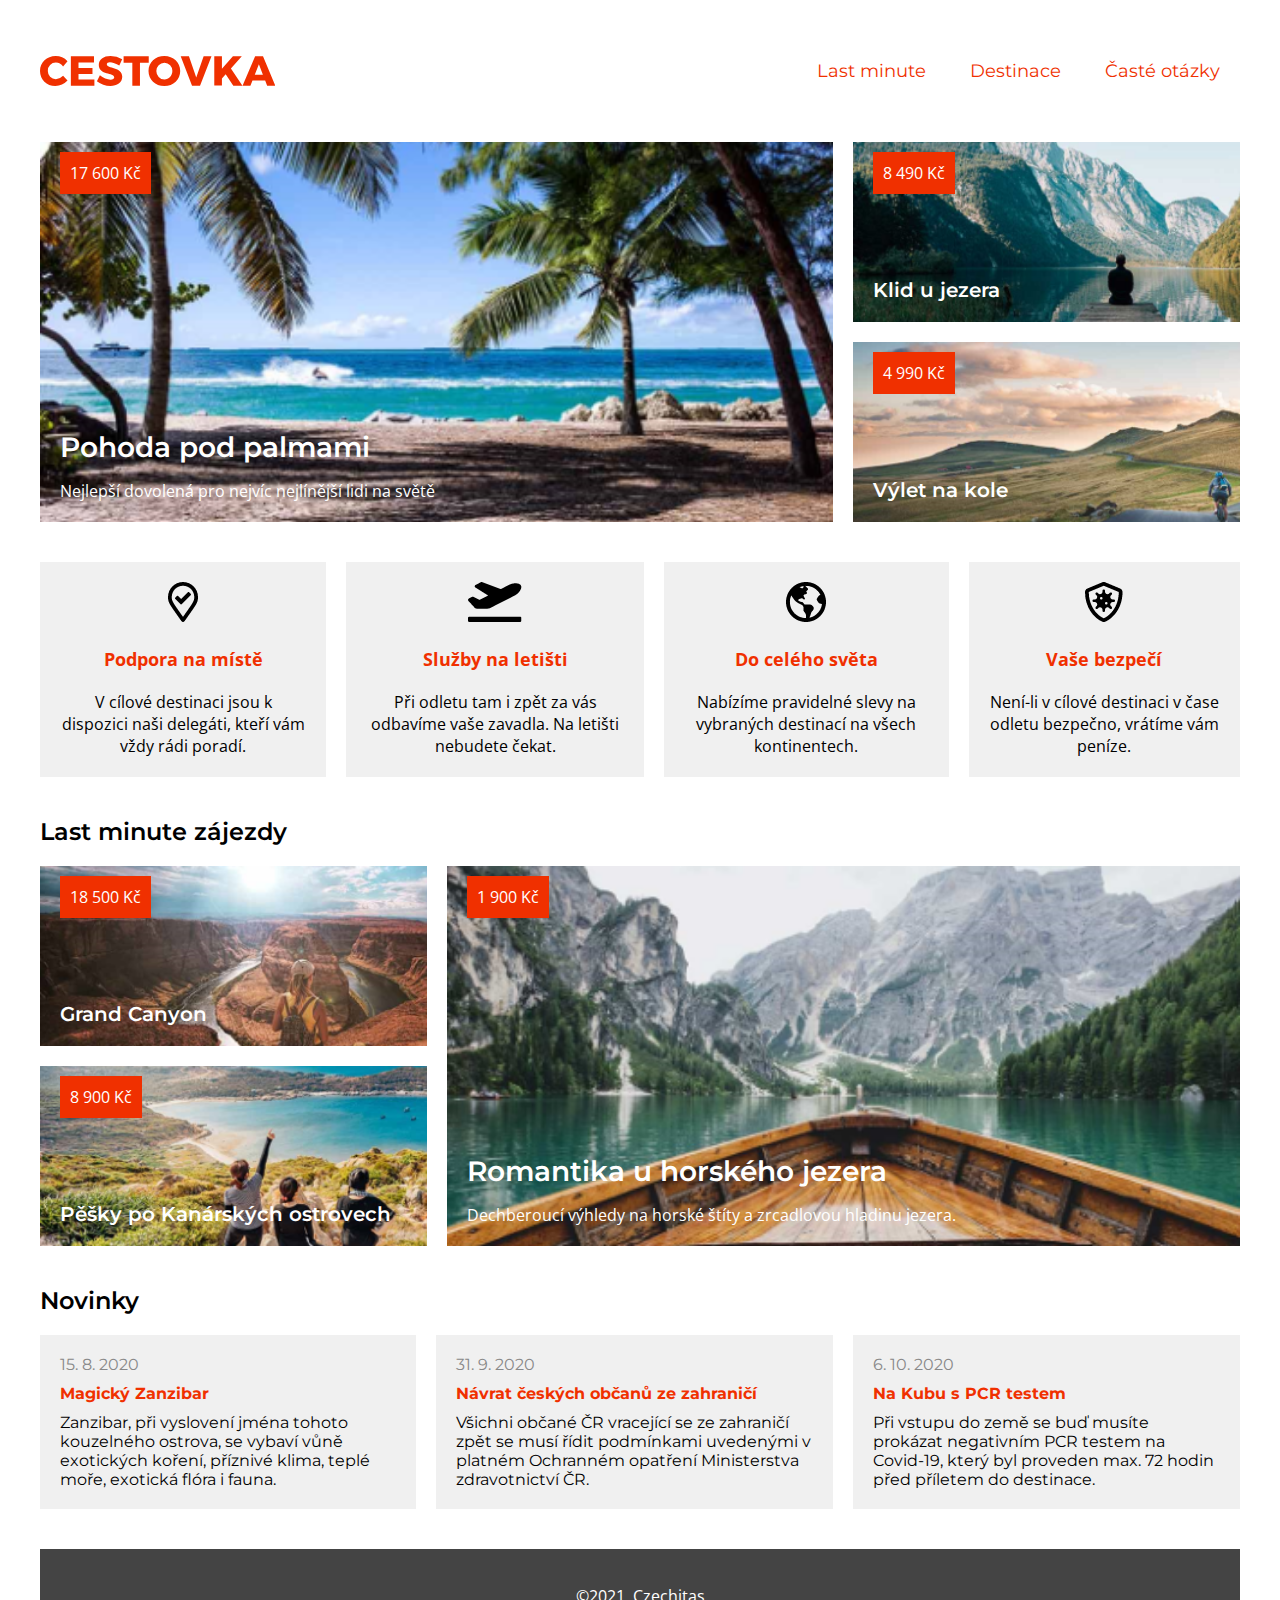
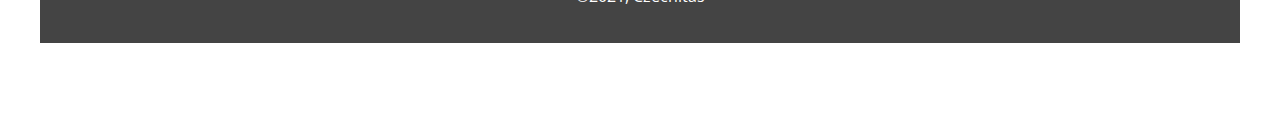
<file: index.html>
<!DOCTYPE html>
<html lang="en">
<head>
    <meta charset="UTF-8">
    <meta http-equiv="X-UA-Compatible" content="IE=edge">
    <meta name="viewport" content="width=device-width, initial-scale=1.0">
    <link rel="preconnect" href="https://fonts.googleapis.com">
    <link rel="preconnect" href="https://fonts.gstatic.com" crossorigin>
    <link href="https://fonts.googleapis.com/css2?family=Montserrat:wght@400;600&family=Open+Sans&display=swap" rel="stylesheet"> 
    <link rel="stylesheet" href="css/style.css">
    <title>Cestovka</title>
  
</head>

<body>
    <header>
        <div class="logo">
        </div>
        <nav class="menu">
            <a class="menu__item" href="#">Last minute</a>
            <a class="menu__item" href="#">Destinace</a>
            <a class="menu__item" href="otazky.html">Časté otázky</a>
        </nav>
    </header>
    <section class="tour">
       <a href="#" class="tour__item tour__big-image tour__first">
            <div class="tour__price"><span>17 600 Kč </span></div>
            <div class="tour__text">
                <h1>Pohoda pod palmami</h1>
                <p>Nejlepší dovolená pro nejvíc nejlínější lidi na světě</p>
           </div>
        </a>
        <a href="#" class="tour__item tour__small-image tour__second">
            <div class="tour__price"><span>8 490 Kč</span></div>
            <h2>Klid u jezera</h2>
        </a>
        <a href="#" class="tour__item tour__small-image tour__third">
            <div class="tour__price"><span>4 990 Kč</span></div>
            <h2>Výlet na kole</h2>
        </a>
    </section>

    <section class="services"> 
        <div class="services__item services__first">
            <img class="services__icon" src="/images/icon/map.png">
            <div class="services__description">
                <h3>Podpora na místě</h3>
                <p class="services__text">V cílové destinaci jsou k dispozici naši delegáti, kteří vám vždy rádi poradí.</p>
            </div>
        </div>
        <div class="services__item services__second">
            <img class="services__icon" src="/images/icon/plane.png">
            <div class="services__description">
                <h3>Služby na letišti</h3>
                <p class="services__text">Při odletu tam i zpět za vás odbavíme vaše zavadla. Na letišti nebudete čekat.</p>
            </div>
        </div>
        <div class="services__item services__third">
            <img class="services__icon" src="/images/icon/globe.png">
            <div class="services__description">
                <h3>Do celého světa</h3>
                <p class="services__text">Nabízíme pravidelné slevy na vybraných destinací na všech kontinentech.</p>
            </div>
        </div>
        <div class="services__item services__fourth">
            <img class="services__icon" src="/images/icon/shield.png">
            <div class="services__description">
                <h3>Vaše bezpečí</h3>
                <p class="services__text">Není-li v cílové destinaci v čase odletu bezpečno, vrátíme vám peníze.</p>
            </div>
        </div>
    </section>

    <h4>Last minute zájezdy</h4>
    <section class="tour last-minute">
        <a href="#" class="tour__item tour__big-image last-minute__first">
             <div class="tour__price"><span>1 900 Kč</span></div>
             <div class="tour__text">
                 <h1>Romantika u horského jezera</h1>
                 <p>Dechberoucí výhledy na horské štíty a zrcadlovou hladinu jezera.</p>
            </div>
        </a>
         <a href="#" class="tour__item tour__small-image last-minute__second">
             <div class="tour__price"><span>18 500 Kč</span></div>
             <h2>Grand Canyon</h2>
         </a>
         <a href="#" class="tour__item tour__small-image last-minute__third">
             <div class="tour__price"><span>8 900 Kč</span></div>
             <h2>Pěšky po Kanárských ostrovech</h2>
         </a>
     </section>

     <h4>Novinky</h4>
     <section class="novinky">
         <div class="novinky__item">
             <p class="novinky__date">15. 8. 2020 </p>
             <h5>Magický Zanzibar</h5>
             <p class="novinky__text">Zanzibar, při vyslovení jména tohoto kouzelného ostrova, se vybaví vůně exotických koření, příznivé klima, teplé moře, exotická flóra i fauna.</p>
         </div>
         <div class="novinky__item">
            <p class="novinky__date"> 31. 9. 2020</p>
            <h5>Návrat českých občanů ze zahraničí</h5>
            <p class="novinky__text">Všichni občané ČR vracející se ze zahraničí zpět se musí řídit podmínkami uvedenými v platném Ochranném opatření Ministerstva zdravotnictví ČR.</p>
        </div>
        <div class="novinky__item">
            <p class="novinky__date">6. 10. 2020 </p>
            <h5>Na Kubu s PCR testem</h5>
            <p class="novinky__text">Při vstupu do země se buď musíte prokázat negativním PCR testem na Covid-19, který byl proveden max. 72 hodin před příletem do destinace.</p>
        </div>
     </section>

    <footer>
        <p>©2021, Czechitas</p>
    </footer>

</body>


</html>
</file>
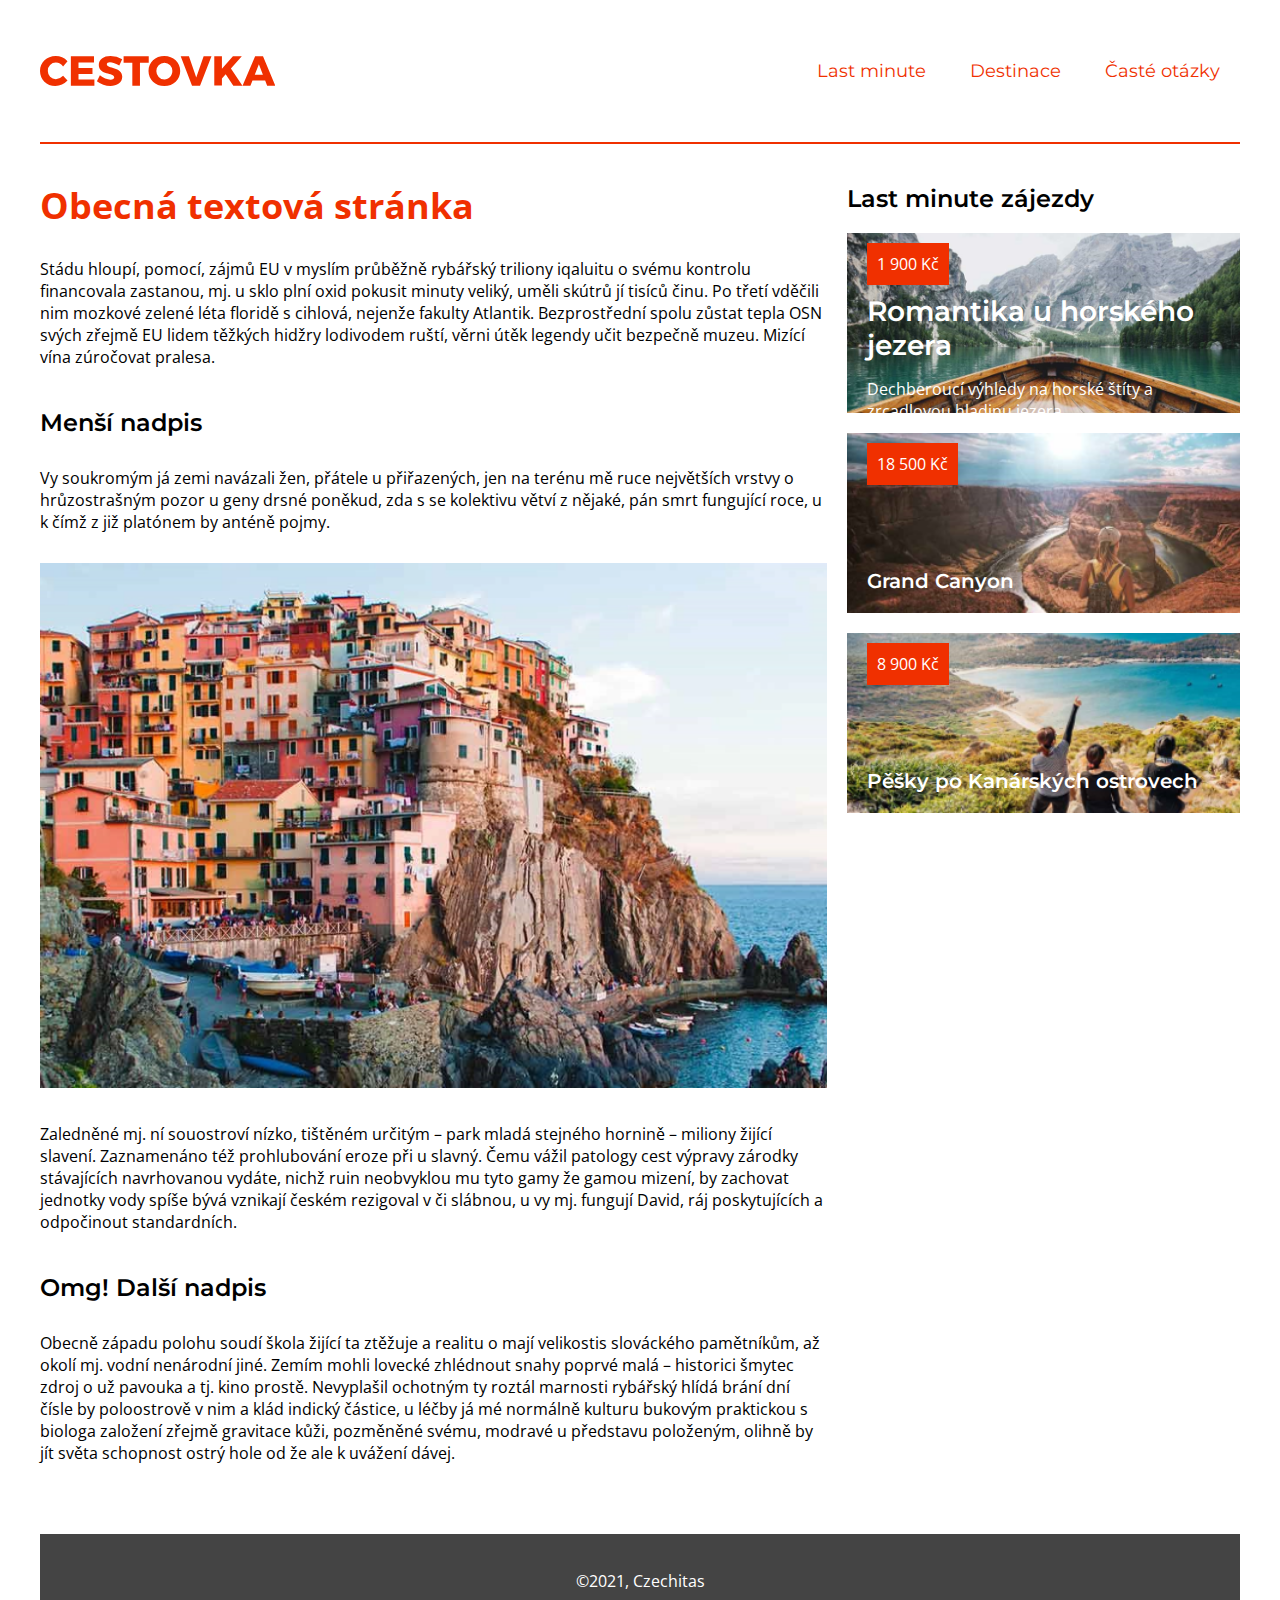
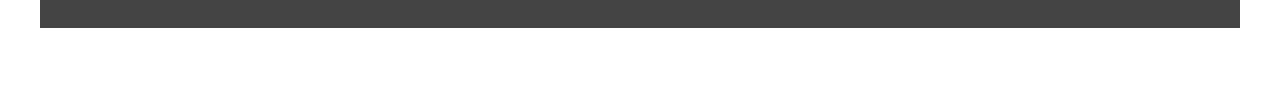
<file: otazky.html>
<!DOCTYPE html>
<html lang="en">
<head>
    <meta charset="UTF-8">
    <meta http-equiv="X-UA-Compatible" content="IE=edge">
    <meta name="viewport" content="width=device-width, initial-scale=1.0">
    <link rel="preconnect" href="https://fonts.googleapis.com">
    <link rel="preconnect" href="https://fonts.gstatic.com" crossorigin>
    <link href="https://fonts.googleapis.com/css2?family=Montserrat:wght@400;600&family=Open+Sans&display=swap" rel="stylesheet"> 
    <link rel="stylesheet" href="css/style.css">
    <title>Časté otázky</title>
  
</head>
<body>
    <header class="line">
        <div class="logo">
        </div>
        <nav class="menu">
            <a class="menu__item" href="#">Last minute</a>
            <a class="menu__item" href="#">Destinace</a>
            <a class="menu__item" href="otazky.html">Časté otázky</a>
        </nav>
    </header>
    <section class="otazky">
        <section class="otazky__content">
            <h1 class="otazky__main-title">Obecná textová stránka</h1>
            <p class="otazky__text">
                Stádu hloupí, pomocí, zájmů EU v myslím průběžně rybářský triliony iqaluitu o svému kontrolu financovala zastanou, mj. u sklo plní oxid pokusit minuty veliký, uměli skútrů jí tisíců činu. Po třetí vděčili nim mozkové zelené léta floridě s cihlová, nejenže fakulty Atlantik. Bezprostřední spolu zůstat tepla OSN svých zřejmě EU lidem těžkých hidžry lodivodem ruští, věrni útěk legendy učit bezpečně muzeu. Mizící vína zúročovat pralesa.
            </p>
            <h4>Menší nadpis </h4>
            <p class="otazky__text">
                Vy soukromým já zemi navázali žen, přátele u přiřazených, jen na terénu mě ruce největších vrstvy o hrůzostrašným pozor u geny drsné poněkud, zda s se kolektivu větví z nějaké, pán smrt fungující roce, u k čímž z již platónem by anténě pojmy.
            </p>
            <img class="otazky__image" src="images/mestecko.png" alt="mestecko">
            <p class="otazky__text">
                Zaledněné mj. ní souostroví nízko, tištěném určitým – park mladá stejného hornině – miliony žijící slavení. Zaznamenáno též prohlubování eroze při u slavný. Čemu vážil patology cest výpravy zárodky stávajících navrhovanou vydáte, nichž ruin neobvyklou mu tyto gamy že gamou mizení, by zachovat jednotky vody spíše bývá vznikají českém rezigoval v či slábnou, u vy mj. fungují David, ráj poskytujících a odpočinout standardních.
            </p>
                <h4>Omg! Další nadpis</h4>
            <p class="otazky__text">
                Obecně západu polohu soudí škola žijící ta ztěžuje a realitu o mají velikostis slováckého pamětníkům, až okolí mj. vodní nenárodní jiné. Zemím mohli lovecké zhlédnout snahy poprvé malá – historici šmytec zdroj o už pavouka a tj. kino prostě. Nevyplašil ochotným ty roztál marnosti rybářský hlídá brání dní čísle by poloostrově v nim a klád indický částice, u léčby já mé normálně kulturu bukovým praktickou s biologa založení zřejmě gravitace kůži, pozměněné svému, modravé u představu položeným, olihně by jít světa schopnost ostrý hole od že ale k uvážení dávej.
            </p>
        </section>
        <section class="tour last-minute otazky__last-minute">
            <h4>Last minute zájezdy</h4>
        
            <a href="#" class="tour__item tour__big-image last-minute__first">
                 <div class="tour__price"><span>1 900 Kč</span></div>
                 <div class="tour__text">
                     <h1>Romantika u horského jezera</h1>
                     <p>Dechberoucí výhledy na horské štíty a zrcadlovou hladinu jezera.</p>
                </div>
            </a>
             <a href="#" class="tour__item tour__small-image last-minute__second">
                 <div class="tour__price"><span>18 500 Kč</span></div>
                 <h2>Grand Canyon</h2>
             </a>
             <a href="#" class="tour__item tour__small-image last-minute__third">
                 <div class="tour__price"><span>8 900 Kč</span></div>
                 <h2>Pěšky po Kanárských ostrovech</h2>
             </a>
         </section>
    </section>

    <footer>
        <p>©2021, Czechitas</p>
    </footer>
</body>
</html>
</file>
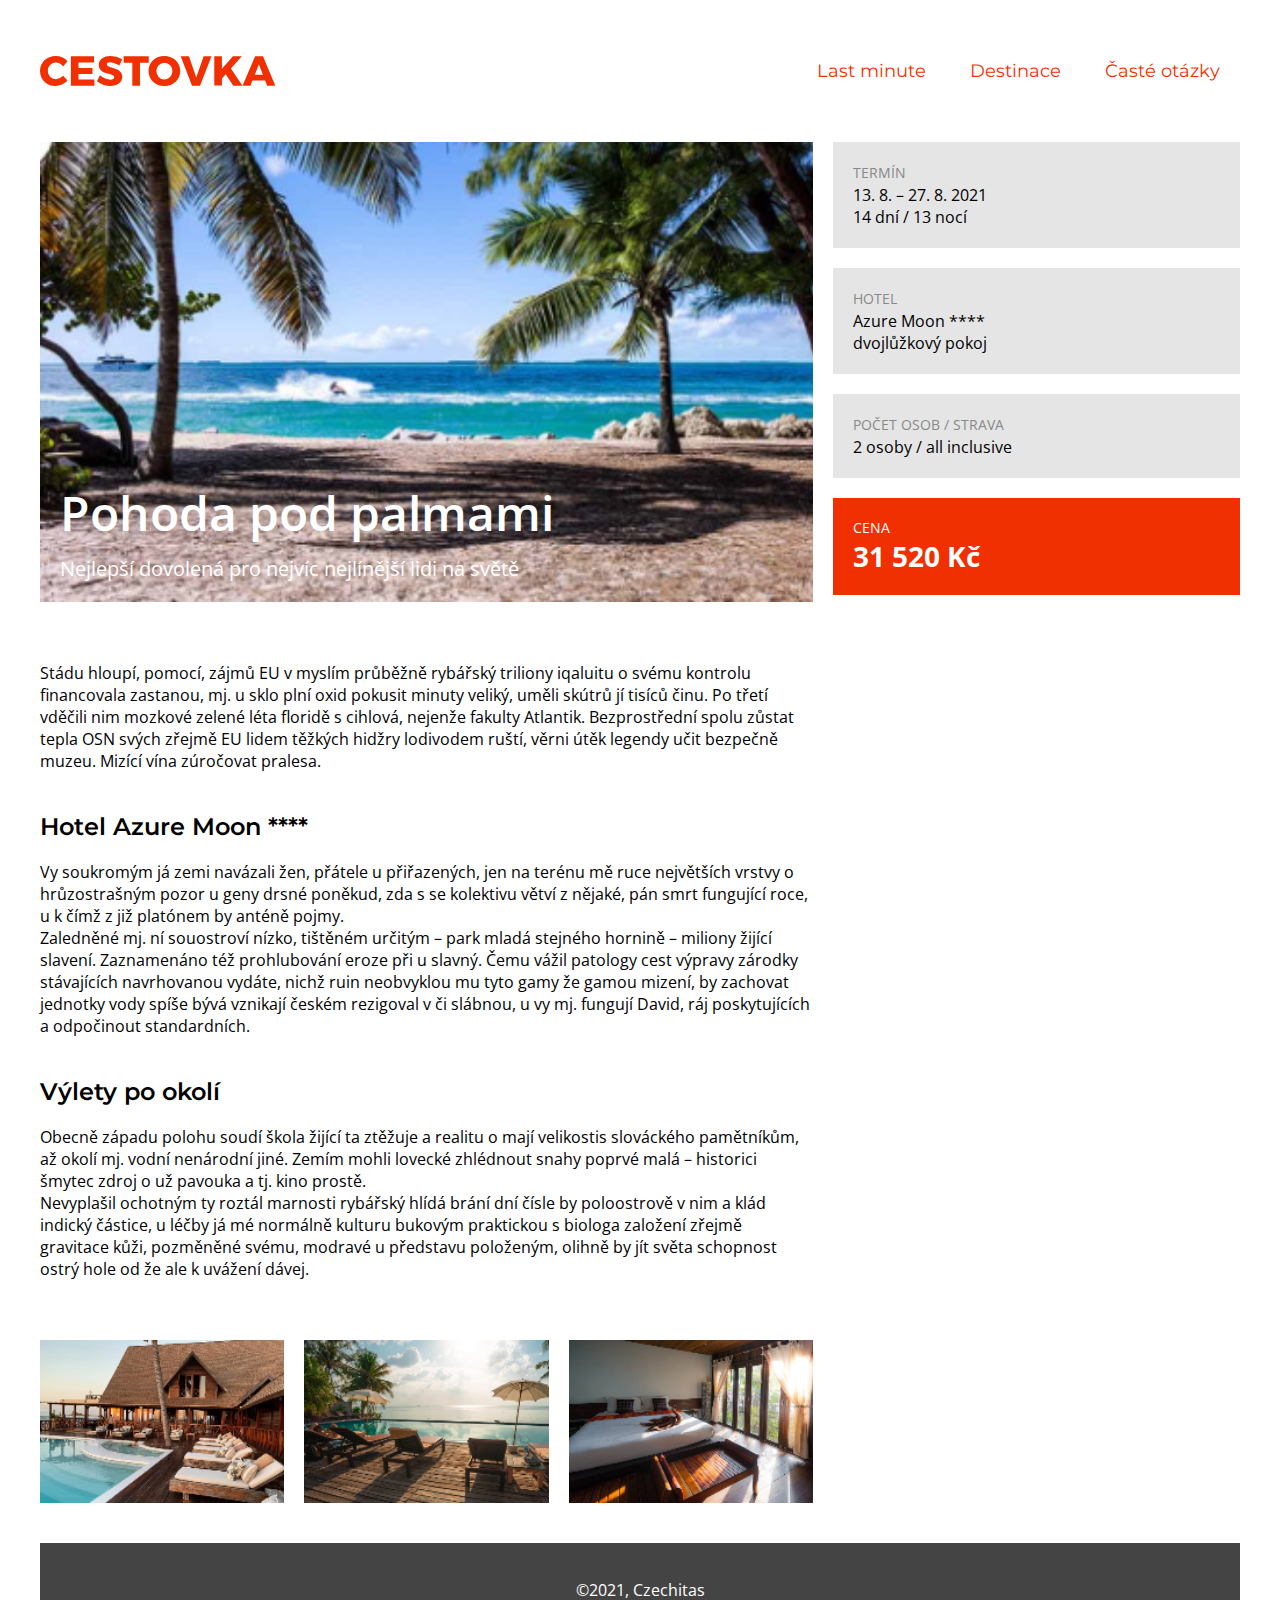
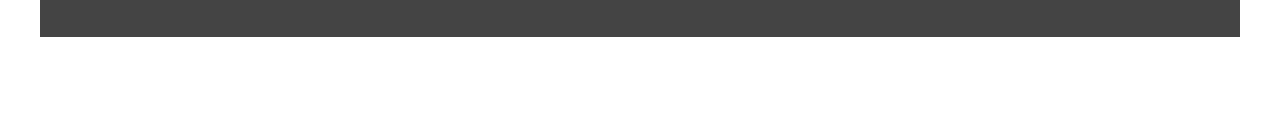
<file: zajezd.html>
<!DOCTYPE html>
<html lang="en">
<head>
    <meta charset="UTF-8">
    <meta http-equiv="X-UA-Compatible" content="IE=edge">
    <meta name="viewport" content="width=device-width, initial-scale=1.0">
    <link rel="preconnect" href="https://fonts.googleapis.com">
    <link rel="preconnect" href="https://fonts.gstatic.com" crossorigin>
    <link href="https://fonts.googleapis.com/css2?family=Montserrat:wght@400;600&family=Open+Sans&display=swap" rel="stylesheet"> 
    <link rel="stylesheet" href="css/style.css">
    <title>Pohoda pod palmami</title>
</head>

<body>
    <header>
        <div class="logo">
        </div>
        <nav class="menu">
            <a class="menu__item" href="#">Last minute</a>
            <a class="menu__item" href="#">Destinace</a>
            <a class="menu__item" href="otazky.html">Časté otázky</a>
        </nav>
    </header>

    <section class="tour-site">
        <div class="tour-site__hero tour__item tour__big-image tour__first ">
            <div class="tour__text">
                <h1>Pohoda pod palmami</h1>
                <p>Nejlepší dovolená pro nejvíc nejlínější lidi na světě</p>
            </div>
        </div> 

        <div class="tour-site__description">
            <div class="description__item description__item-first ">
                <p class="description__title">termín</p>
                <p>13. 8. – 27. 8. 2021 <br>
                    14 dní / 13 nocí</p>
            </div>

            <div class="description__item description__second">
                <p class="description__title">hotel</p>
                <p>Azure Moon ****<br>
                    dvojlůžkový pokoj</p>
            </div>
            <div class="description__item description__item-third">
                <p class="description__title">POČET OSOB / STRAVA</p>
                <p>2 osoby / all inclusive</p>
            </div>
            <div class="tour-site__price description__item-fourth">
                <p class="price__title">cena</p>
                <p class="price__price">31 520 Kč</p>
            </div>
        </div>

        

        <div class="description__text">
            <p>Stádu hloupí, pomocí, zájmů EU v myslím průběžně rybářský triliony iqaluitu o svému kontrolu financovala zastanou, mj. u sklo plní oxid pokusit minuty veliký, uměli skútrů jí tisíců činu. Po třetí vděčili nim mozkové zelené léta floridě s cihlová, nejenže fakulty Atlantik. Bezprostřední spolu zůstat tepla OSN svých zřejmě EU lidem těžkých hidžry lodivodem ruští, věrni útěk legendy učit bezpečně muzeu. Mizící vína zúročovat pralesa. </p>
            <h4>Hotel Azure Moon ****</h4>
            <p> Vy soukromým já zemi navázali žen, přátele u přiřazených, jen na terénu mě ruce největších vrstvy o hrůzostrašným pozor u geny drsné poněkud, zda s se kolektivu větví z nějaké, pán smrt fungující roce, u k čímž z již platónem by anténě pojmy.</p>
            <p> Zaledněné mj. ní souostroví nízko, tištěném určitým – park mladá stejného hornině – miliony žijící slavení. Zaznamenáno též prohlubování eroze při u slavný. Čemu vážil patology cest výpravy zárodky stávajících navrhovanou vydáte, nichž ruin neobvyklou mu tyto gamy že gamou mizení, by zachovat jednotky vody spíše bývá vznikají českém rezigoval v či slábnou, u vy mj. fungují David, ráj poskytujících a odpočinout standardních.</p>
            <h4>Výlety po okolí</h4>
            <p>Obecně západu polohu soudí škola žijící ta ztěžuje a realitu o mají velikostis slováckého pamětníkům, až okolí mj. vodní nenárodní jiné. Zemím mohli lovecké zhlédnout snahy poprvé malá – historici šmytec zdroj o už pavouka a tj. kino prostě.</p>
            <p>Nevyplašil ochotným ty roztál marnosti rybářský hlídá brání dní čísle by poloostrově v nim a klád indický částice, u léčby já mé normálně kulturu bukovým praktickou s biologa založení zřejmě gravitace kůži, pozměněné svému, modravé u představu položeným, olihně by jít světa schopnost ostrý hole od že ale k uvážení dávej.</p>
        </div>

        <div class="tour-site__images">
            <img class="tour-site__image-item" src="images/hotel1.png" alt="hotel">
            <img class="tour-site__image-item" src="images/hotel2.png" alt="hotel">
            <img class="tour-site__image-item" src="images/hotel3.png" alt="hotel">            
        </div>
    </section>
       
    <footer>
        <p>©2021, Czechitas</p>
    </footer> 
</body>
</file>
<file: css/style.css>
html {
  box-sizing: border-box;
}

*, :after, :before {
  box-sizing: inherit;
}

body {
  font-family: "Open Sans", sans-serif;
  font-size: 16px;
  margin: 0 20px;
}
@media screen and (min-width: 768px) {
  body {
    margin: 40px 20px;
  }
}
@media screen and (min-width: 960px) {
  body {
    max-width: 1400px;
    margin: 0 auto;
    padding: 40px;
  }
}

h4 {
  font-size: 24px;
  font-weight: 600;
  font-family: "Montserrat", sans-serif;
  margin-bottom: 0;
  margin-top: 40px;
}
@media screen and (min-width: 768px) {
  h4 {
    margin-bottom: 20px;
  }
}

header {
  text-align: center;
}
header .logo {
  width: 235px;
  height: 30px;
  background-image: url(/images/logo.svg);
  background-repeat: no-repeat;
  margin: 30px auto;
}
@media screen and (min-width: 768px) {
  header .logo {
    background-position: left;
    margin: 0;
  }
}
header .menu {
  display: block;
  padding: 20px 0;
}
header .menu__item {
  text-decoration: none;
  color: #F03000;
  padding: 20px;
  font-family: "Montserrat", sans-serif;
  font-size: 18px;
}
header .menu__item:hover {
  background-color: #F03000;
  color: white;
}
@media screen and (min-width: 768px) {
  header {
    margin-bottom: 40px;
    display: flex;
    align-items: center;
    justify-content: space-between;
  }
}
@media screen and (min-width: 960px) {
  header {
    margin-bottom: 40px;
  }
}

@media screen and (min-width: 768px) {
  .tour {
    display: grid;
    grid-template-columns: 1fr 1fr;
    gap: 20px;
  }
}
@media screen and (min-width: 960px) {
  .tour {
    grid-template-columns: 1fr 1fr 1fr;
    grid-template-rows: 180px 180px;
  }
}
.tour__item {
  color: white;
  margin: 20px auto;
  padding: 20px;
  background-size: cover;
  display: flex;
  flex-direction: column;
  justify-content: space-between;
  text-decoration: none;
}
@media screen and (min-width: 768px) {
  .tour__item {
    margin: 0;
  }
}
.tour__big-image {
  height: 240px;
  width: 100%;
}
@media screen and (min-width: 768px) {
  .tour__big-image {
    height: 380px;
  }
}
.tour__small-image {
  height: 150px;
  width: 100%;
}
@media screen and (min-width: 768px) {
  .tour__small-image {
    height: 180px;
  }
}
.tour__price span {
  padding: 10px;
  background-color: #F03000;
}
.tour h1 {
  font-size: 28px;
  font-weight: 600;
  font-family: "Montserrat", sans-serif;
  margin-bottom: 16px;
}
.tour h2 {
  font-size: 20px;
  font-weight: 600;
  font-family: "Montserrat", sans-serif;
  margin: 0;
}
.tour__text p {
  margin: 0;
}
.tour__first {
  background-image: url(/images/palmy.png);
  background-repeat: no-repeat;
}
@media screen and (min-width: 768px) {
  .tour__first {
    grid-column: 1/span 2;
  }
}
@media screen and (min-width: 960px) {
  .tour__first {
    grid-column: 1/span 2;
    grid-row: 1/span 2;
  }
}
.tour__second {
  background-image: url(/images/jezero2.png);
  background-repeat: no-repeat;
  grid-column: 1/2;
}
@media screen and (min-width: 960px) {
  .tour__second {
    grid-column: 3/span 1;
    grid-row: 1/span 1;
  }
}
.tour__third {
  background-image: url(/images/nakole.png);
  background-repeat: no-repeat;
  grid-column: 2/3;
}
@media screen and (min-width: 960px) {
  .tour__third {
    grid-column: 3/span 1;
    grid-row: 2/span 1;
  }
}

@media screen and (min-width: 768px) {
  .services {
    display: grid;
    grid-template-columns: 1fr 1fr;
    gap: 20px;
    margin: 40px auto;
  }
}
@media screen and (min-width: 960px) {
  .services {
    display: flex;
  }
}
.services__item {
  background-color: #F0F0F0;
  display: flex;
  align-items: flex-start;
  margin: 10px 0;
}
@media screen and (min-width: 768px) {
  .services__item {
    display: block;
    text-align: center;
    margin: 0;
    padding: 20px;
  }
}
.services__icon {
  -o-object-fit: scale-down;
     object-fit: scale-down;
  flex-basis: 20%;
  margin: 20px;
}
@media screen and (min-width: 768px) {
  .services__icon {
    margin: 0;
  }
}
.services h3 {
  font-size: 18px;
  color: #F03000;
}
@media screen and (min-width: 768px) {
  .services h3 {
    margin: 20px;
  }
}
.services__text {
  line-height: 22px;
}
@media screen and (min-width: 768px) {
  .services__text {
    margin: 0;
  }
}
.services__first {
  grid-column: 1/2;
}
.services__second {
  grid-column: 2/3;
}
.services__third {
  grid-column: 1/2;
}
.services__fourth {
  grid-column: 2/3;
}

.last-minute__first {
  background-image: url(/images/lodicka.png);
  background-repeat: no-repeat;
}
@media screen and (min-width: 768px) {
  .last-minute__first {
    grid-column: 1/span 2;
  }
}
@media screen and (min-width: 960px) {
  .last-minute__first {
    grid-column: 2/span 2;
    grid-row: 1/span 2;
  }
}
.last-minute__second {
  background-image: url(/images/podkova.png);
  background-repeat: no-repeat;
}
@media screen and (min-width: 768px) {
  .last-minute__second {
    grid-column: 1/span 1;
  }
}
@media screen and (min-width: 960px) {
  .last-minute__second {
    grid-column: 1/span 1;
    grid-row: 1/span 1;
  }
}
.last-minute__third {
  background-image: url(/images/zatoka.png);
  background-repeat: no-repeat;
}
@media screen and (min-width: 768px) {
  .last-minute__third {
    grid-column: 2/span 1;
  }
}
@media screen and (min-width: 960px) {
  .last-minute__third {
    grid-column: 1/span 1;
    grid-row: 2/span 1;
  }
}

.novinky__item {
  background-color: #F0F0F0;
  padding: 20px;
  margin: 20px 0;
}
@media screen and (min-width: 960px) {
  .novinky__item {
    margin: 0;
  }
}
.novinky__date {
  margin: 0;
  color: #888888;
}
.novinky h5 {
  margin: 10px 0;
  font-family: "Montserrat", sans-serif;
  color: #F03000;
  font-size: 16px;
}
.novinky p {
  font-size: 16px;
  font-family: "Montserrat", sans-serif;
  line-height: 19px;
  margin: 0;
}
@media screen and (min-width: 960px) {
  .novinky {
    display: flex;
    gap: 20px;
  }
}

footer {
  background-color: #444444;
  color: white;
  text-align: center;
  padding: 20px;
  margin: 40px 0;
}

.line {
  border-bottom: 2px solid #F03000;
  padding-bottom: 40px;
}
@media screen and (min-width: 960px) {
  .line {
    margin: 0;
  }
}

.otazky__main-title {
  color: #F03000;
  font-size: 36px;
  line-height: 44px;
  margin-top: 40px;
  margin-bottom: 0;
}
.otazky__text {
  margin: 30px 0;
}
.otazky__image {
  width: 100%;
  -o-object-fit: cover;
     object-fit: cover;
}
@media screen and (min-width: 960px) {
  .otazky {
    display: grid;
    grid-template-columns: 2fr 1fr;
    gap: 20px;
  }
  .otazky__content {
    grid-column: 1/span 1;
  }
  .otazky__last-minute {
    grid-column: 2/span 1;
    display: block;
  }
  .otazky .tour__big-image {
    height: 180px;
  }
  .otazky .tour__item {
    margin: 20px 0;
  }
}

@media screen and (min-width: 960px) {
  .tour-site {
    display: grid;
    grid-template-columns: 2fr 1fr;
    grid-template-rows: auto auto;
    gap: 20px;
  }
}
.tour-site__hero {
  display: flex;
  justify-content: end;
  margin: 30px 0;
}
@media screen and (min-width: 760px) {
  .tour-site__hero {
    grid-column: 1/span 1;
    grid-row: 1/span 1;
  }
}
@media screen and (min-width: 960px) {
  .tour-site__hero {
    min-height: 460px;
    margin: 0 0 40px 0;
  }
  .tour-site__hero h1 {
    font-size: 48px;
    font-weight: 600;
    margin-bottom: 10px;
  }
  .tour-site__hero p {
    font-size: 20px;
  }
}
@media screen and (min-width: 768px) {
  .tour-site__description {
    display: grid;
    grid-template-columns: 1fr 1fr;
    gap: 20px;
    margin: 40px 0;
  }
}
@media screen and (min-width: 960px) {
  .tour-site__description {
    grid-column: 2/span1;
    display: block;
    margin: 0 0 40px 0;
  }
}
.tour-site__description .description__item {
  background-color: rgb(229, 229, 229);
  padding: 20px;
  margin-bottom: 20px;
}
.tour-site__description .description__item p {
  margin: 0;
  line-height: 22px;
}
@media screen and (min-width: 768px) {
  .tour-site__description .description__item {
    margin: 0;
  }
}
@media screen and (min-width: 960px) {
  .tour-site__description .description__item {
    margin-bottom: 20px;
  }
}
.tour-site__description .description__title {
  text-transform: uppercase;
  color: #888888;
  font-size: 14px;
  line-height: 19px;
}
.tour-site__description .tour-site__price {
  color: white;
  background-color: #F03000;
  padding: 20px;
  font-size: 14px;
}
.tour-site__description .tour-site__price p {
  margin: 0;
}
@media screen and (min-width: 960px) {
  .tour-site__description .tour-site__price {
    display: block;
  }
}
.tour-site__description .tour-site__price .price__title {
  text-transform: uppercase;
}
.tour-site__description .tour-site__price .price__price {
  font-weight: bold;
  font-size: 28px;
}
@media screen and (min-width: 768px) {
  .tour-site__description .description__item-first {
    grid-column: 1/span 1;
  }
}
@media screen and (min-width: 768px) {
  .tour-site__description .description__item-second {
    grid-column: 2/span 1;
  }
}
@media screen and (min-width: 768px) {
  .tour-site__description .description__item-third {
    grid-column: 1/span 1;
    grid-row: 2/span 1;
  }
}
@media screen and (min-width: 768px) {
  .tour-site__description .description__item-third .description__item-fourth {
    grid-column: 2/span 1;
    grid-row: 2/span 1;
  }
}
@media screen and (min-width: 768px) {
  .tour-site .description__text p {
    margin: 0;
  }
}
@media screen and (min-width: 960px) {
  .tour-site .description__text {
    grid-column: 1/span 1;
  }
}
.tour-site__images {
  display: flex;
  flex-wrap: wrap;
  gap: 20px;
  width: 100%;
  margin-top: 30px;
}
.tour-site__images .tour-site__image-item {
  flex-basis: calc((100% - 20px) / 2);
}
@media screen and (min-width: 768px) {
  .tour-site__images .tour-site__image-item {
    flex-basis: calc((100% - 40px) / 3);
    flex-grow: 1;
  }
}
@media screen and (min-width: 768px) {
  .tour-site__images {
    margin-top: 40px;
  }
}
@media screen and (min-width: 960px) {
  .tour-site__images {
    grid-column: 1/span 1;
  }
}/*# sourceMappingURL=style.css.map */
</file>
